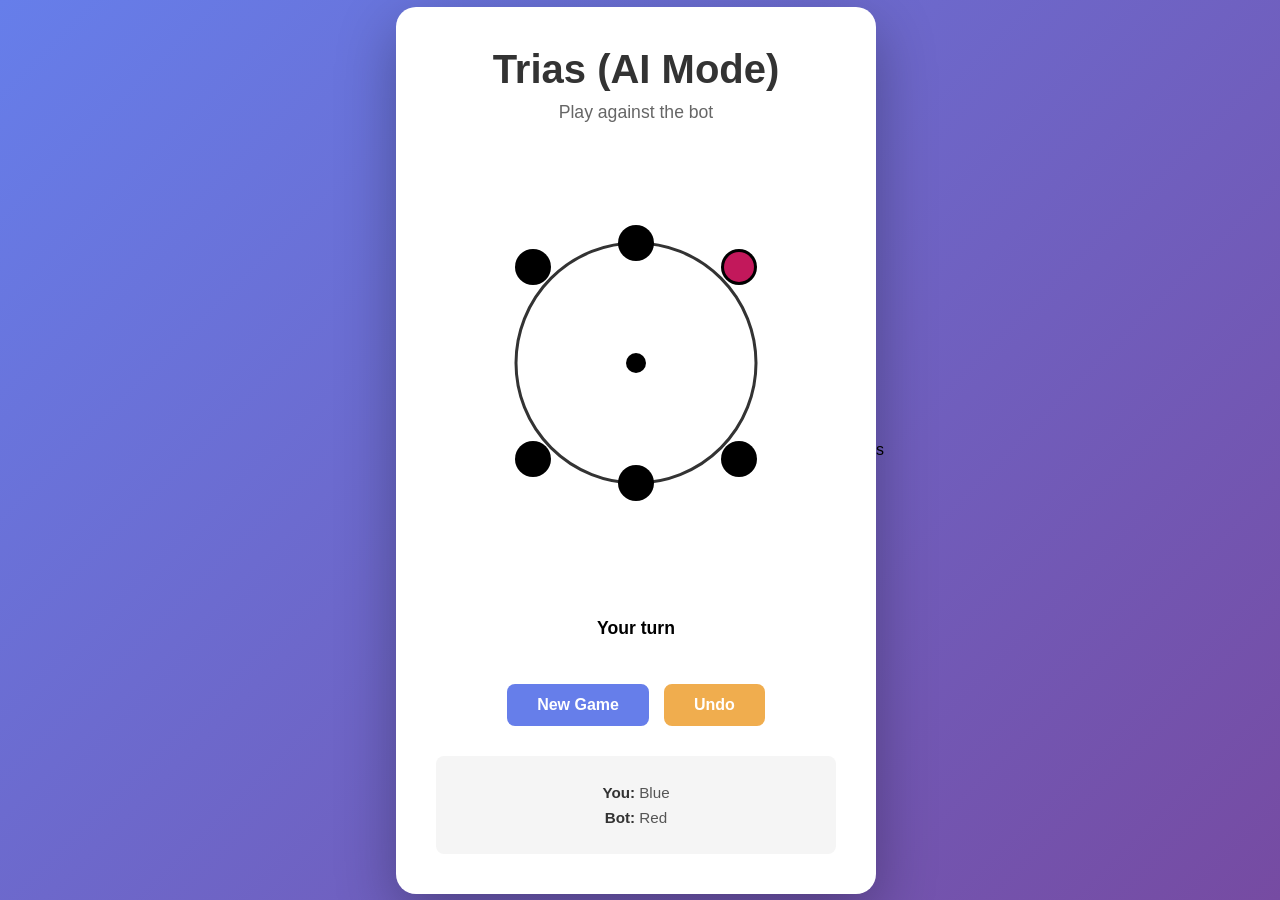
<file: game.ai.html>
<!DOCTYPE html>
<html lang="en">
<head>
<meta charset="UTF-8">
<meta name="viewport" content="width=device-width, initial-scale=1.0">
<title>Trias - AI Mode</title>
<link rel="stylesheet" href="styles.css">
</head>

<body>
<div class="container">
    <h1>Trias (AI Mode)</h1>
    <p class="game-info">Play against the bot</p>

    <div class="game-board">
        <svg viewBox="0 0 400 400">
            <circle cx="200" cy="200" r="120" fill="none" stroke="#333" stroke-width="3"/>

            <!-- positions -->
            <g class="position" data-position="0"><circle cx="200" cy="80" r="18"/></g>
            <g class="position" data-position="1"><circle cx="303" cy="104" r="18"/></g>
            <g class="position" data-position="2"><circle cx="303" cy="296" r="18"/></g>
            <g class="position" data-position="3"><circle cx="200" cy="320" r="18"/></g>
            <g class="position" data-position="4"><circle cx="97" cy="296" r="18"/></g>
            <g class="position" data-position="5"><circle cx="97" cy="104" r="18"/></g>
            <g class="position" data-position="6"><circle cx="200" cy="200" r="10"/></g>
        </svg>
    </div>

    <div class="status" id="status">AI Mode Loading...</div>

    <div class="controls">
        <button class="new-game-btn" onclick="newGame()">New Game</button>
        <button class="undo-btn" onclick="undoMove()">Undo</button>
    </div>

    <div class="legend">
        <p><strong>You:</strong> Blue</p>
        <p><strong>Bot:</strong> Red</p>
    </div>
</div>

<script src="game.ai.js"></script>
</body>
</html>s
</file>
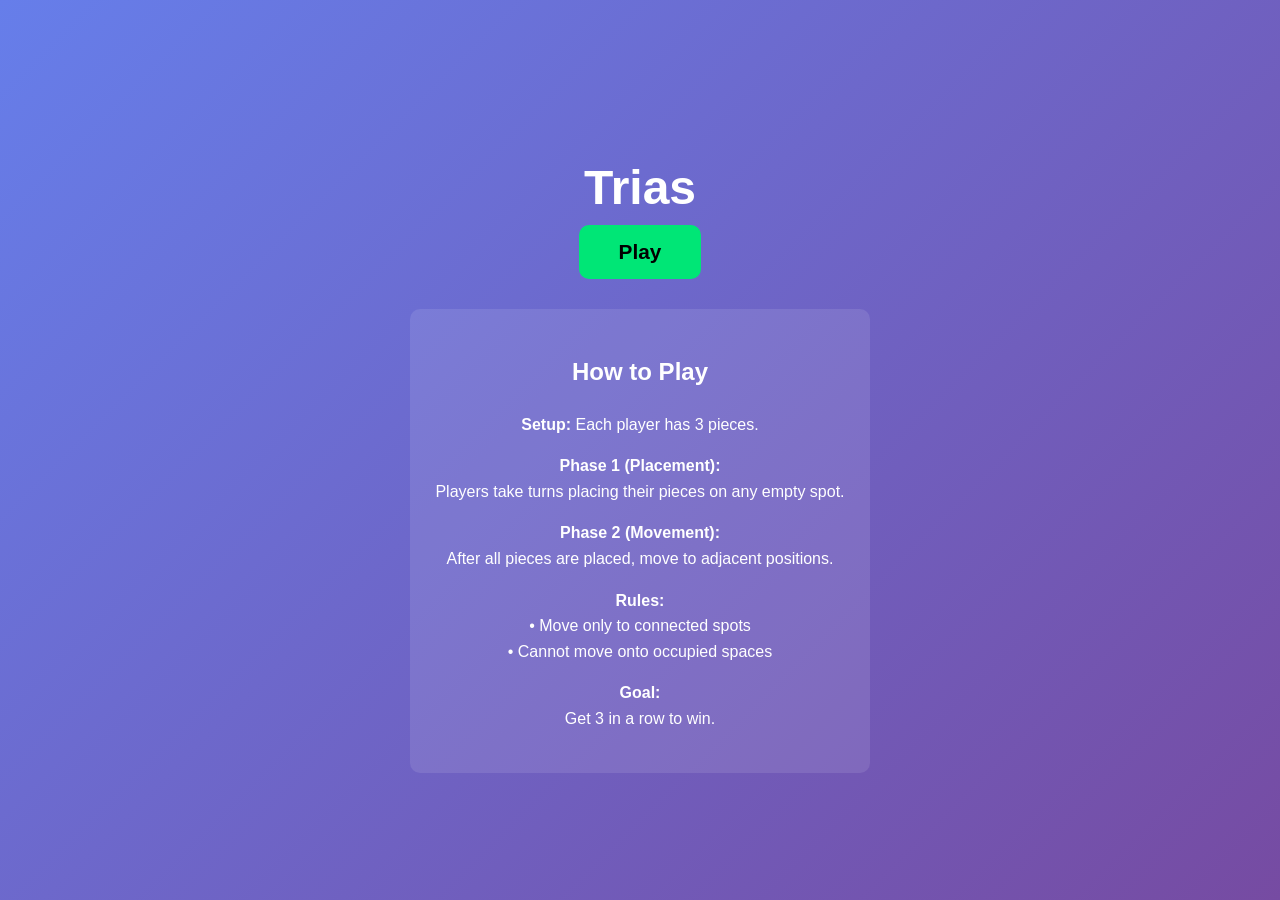
<file: landing.html>
<!DOCTYPE html>
<html lang="en">
<head>
<meta charset="UTF-8">
<meta name="viewport" content="width=device-width, initial-scale=1.0">
<title>Trias - Welcome</title>
<link rel="stylesheet" href="landing.css">
</head>

<body>

<div class="container">
    <h1>Trias</h1>

    <button class="play-btn" onclick="openModal()">Play</button>

    <div class="rules">
        <h2>How to Play</h2>

        <p><strong>Setup:</strong> Each player has 3 pieces.</p>

        <p><strong>Phase 1 (Placement):</strong><br>
        Players take turns placing their pieces on any empty spot.</p>

        <p><strong>Phase 2 (Movement):</strong><br>
        After all pieces are placed, move to adjacent positions.</p>

        <p><strong>Rules:</strong><br>
        • Move only to connected spots<br>
        • Cannot move onto occupied spaces</p>

        <p><strong>Goal:</strong><br>
        Get 3 in a row to win.</p>
    </div>
</div>

<!-- MODAL -->
<div class="modal" id="modal">
    <div class="modal-content">
        <h2>Select Mode</h2>

        <button class="mode-btn" onclick="startGame('friend')">
            Play with Friend
        </button>

        <button class="mode-btn" onclick="startGame('bot')">
            Play vs Bot
        </button>

        <button class="mode-btn close-btn" onclick="closeModal()">
            Cancel
        </button>
    </div>
</div>

<script src="landing.js"></script>
</body>
</html>
</file>
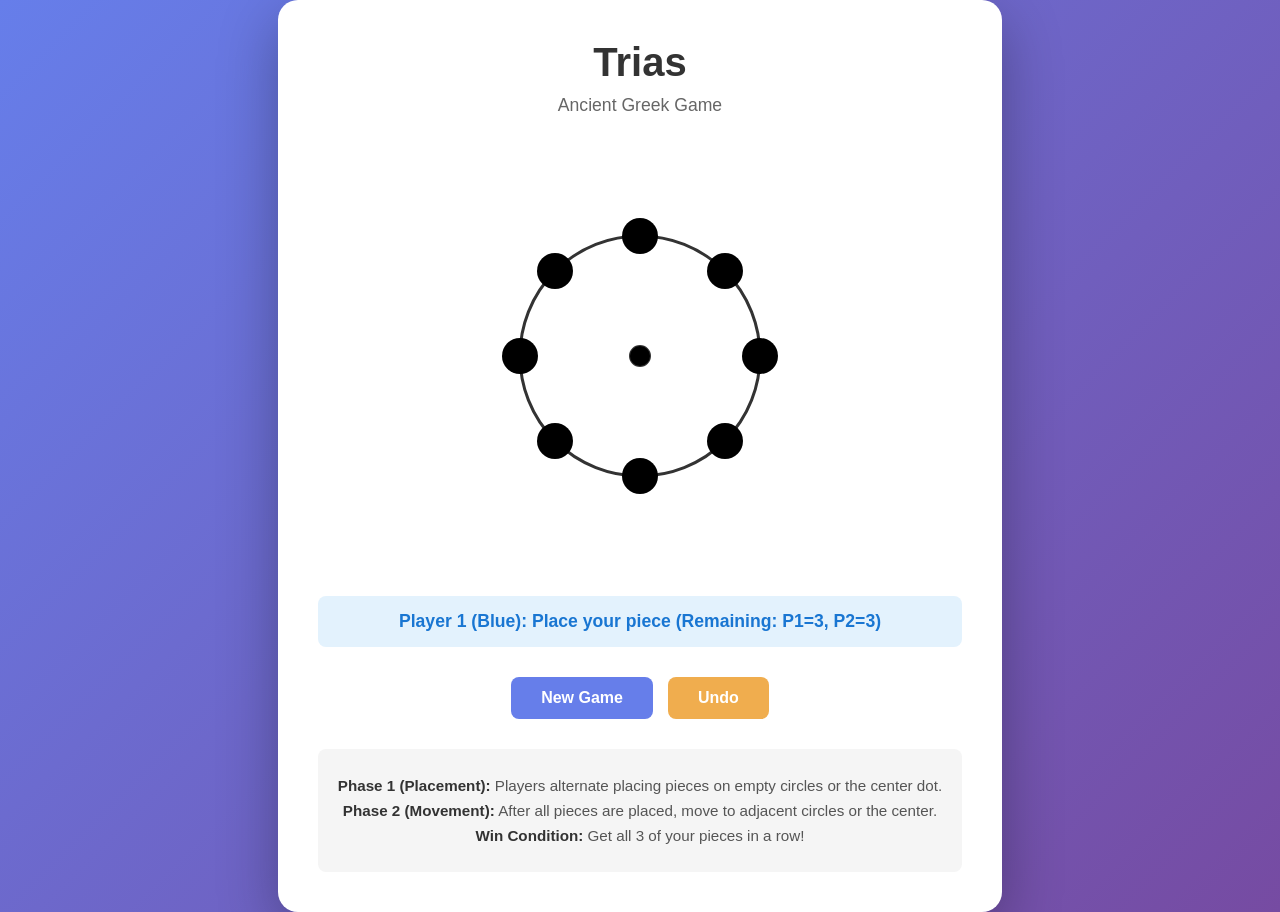
<file: main.html>
<!DOCTYPE html>
<html lang="en">
<head>
    <meta charset="UTF-8">
    <meta name="viewport" content="width=device-width, initial-scale=1.0">
    <title>Trias - Ancient Greek Game</title>
    <link rel="stylesheet" href="styles.css">
</head>
<body>
    <div class="container">
        <h1>Trias</h1>
        <p class="game-info">Ancient Greek Game</p>

        <div class="game-board">
            <svg viewBox="0 0 400 400">
                <!-- Center dot -->
                <g class="position" data-position="6">
                    <circle cx="200" cy="200" r="10" fill="#e0e0e0" stroke="#333" stroke-width="2"/>
                    <text x="200" y="208" text-anchor="middle" font-size="12" font-weight="bold" fill="#666">C</text>
                </g>

                <!-- Main circle -->
                <circle cx="200" cy="200" r="120" fill="none" stroke="#333" stroke-width="3"/>

                <!-- 8 Positions around the circle -->

                <!-- Top -->
                <g class="position" data-position="0">
                    <circle cx="200" cy="80" r="18" />
                    <text x="200" y="88" text-anchor="middle">0</text>
                </g>

                <!-- Top-right -->
                <g class="position" data-position="1">
                    <circle cx="285" cy="115" r="18" />
                    <text x="285" y="123" text-anchor="middle">1</text>
                </g>

                <!-- Right -->
                <g class="position" data-position="2">
                    <circle cx="320" cy="200" r="18" />
                    <text x="320" y="208" text-anchor="middle">2</text>
                </g>

                <!-- Bottom-right -->
                <g class="position" data-position="3">
                    <circle cx="285" cy="285" r="18" />
                    <text x="285" y="293" text-anchor="middle">3</text>
                </g>

                <!-- Bottom -->
                <g class="position" data-position="4">
                    <circle cx="200" cy="320" r="18" />
                    <text x="200" y="328" text-anchor="middle">4</text>
                </g>

                <!-- Bottom-left -->
                <g class="position" data-position="5">
                    <circle cx="115" cy="285" r="18" />
                    <text x="115" y="293" text-anchor="middle">5</text>
                </g>

                <!-- Left -->
                <g class="position" data-position="6">
                    <circle cx="80" cy="200" r="18" />
                    <text x="80" y="208" text-anchor="middle">6</text>
                </g>

                <!-- Top-left -->
                <g class="position" data-position="7">
                    <circle cx="115" cy="115" r="18" />
                    <text x="115" y="123" text-anchor="middle">7</text>
                </g>

                <!-- Center becomes 8 -->
                <g class="position" data-position="8">
                    <circle cx="200" cy="200" r="10" />
                    <text x="200" y="208" text-anchor="middle">C</text>
                </g>
            </svg>
        </div>

        <div class="status" id="status">Player 1 (Blue): Place your piece</div>

        <div class="controls">
            <button class="new-game-btn" onclick="newGame()">New Game</button>
            <button class="undo-btn" onclick="undoMove()">Undo</button>
        </div>

        <div class="legend">
            <p><strong>Phase 1 (Placement):</strong> Players alternate placing pieces on empty circles or the center dot.</p>
            <p><strong>Phase 2 (Movement):</strong> After all pieces are placed, move to adjacent circles or the center.</p>
            <p><strong>Win Condition:</strong> Get all 3 of your pieces in a row!</p>
        </div>
    </div>

    <script src="script.js"></script>
</body>
</html>
</file>
<file: styles.css>
* {
    margin: 0;
    padding: 0;
    box-sizing: border-box;
}

body {
    display: flex;
    justify-content: center;
    align-items: center;
    min-height: 100vh;
    background: linear-gradient(135deg, #667eea 0%, #764ba2 100%);
    font-family: 'Arial', sans-serif;
}

.container {
    background: white;
    border-radius: 20px;
    padding: 40px;
    box-shadow: 0 20px 60px rgba(0, 0, 0, 0.3);
    text-align: center;
}

h1 {
    color: #333;
    margin-bottom: 10px;
    font-size: 2.5em;
}

.game-info {
    color: #666;
    margin-bottom: 30px;
    font-size: 1.1em;
}

.game-board {
    display: flex;
    justify-content: center;
    align-items: center;
    margin: 40px auto;
    position: relative;
    width: 400px;
    height: 400px;
}

svg {
    width: 100%;
    height: 100%;
}

.position {
    cursor: pointer;
    transition: all 0.3s ease;
}

.position:hover circle {
    r: 20;
}

.position.clickable:hover circle {
    filter: brightness(1.2);
}

.piece {
    cursor: pointer;
    transition: all 0.2s ease;
}

.piece:hover {
    filter: drop-shadow(0 0 8px rgba(0, 0, 0, 0.4));
}

.controls {
    margin-top: 30px;
    display: flex;
    gap: 15px;
    justify-content: center;
    flex-wrap: wrap;
}

button {
    padding: 12px 30px;
    font-size: 1em;
    border: none;
    border-radius: 8px;
    cursor: pointer;
    transition: all 0.3s ease;
    font-weight: bold;
}

.new-game-btn {
    background: #667eea;
    color: white;
}

.new-game-btn:hover {
    background: #5568d3;
    transform: translateY(-2px);
    box-shadow: 0 5px 15px rgba(102, 126, 234, 0.4);
}

.undo-btn {
    background: #f0ad4e;
    color: white;
}

.undo-btn:hover {
    background: #ec971f;
    transform: translateY(-2px);
    box-shadow: 0 5px 15px rgba(240, 173, 78, 0.4);
}

.status {
    margin-top: 20px;
    padding: 15px;
    border-radius: 8px;
    font-size: 1.1em;
    font-weight: bold;
    min-height: 30px;
}

.status.player1 {
    background: #e3f2fd;
    color: #1976d2;
}

.status.player2 {
    background: #fce4ec;
    color: #c2185b;
}

.status.game-over {
    background: #c8e6c9;
    color: #2e7d32;
    font-size: 1.3em;
}

.legend {
    margin-top: 30px;
    padding: 20px;
    background: #f5f5f5;
    border-radius: 8px;
    font-size: 0.95em;
    color: #555;
}

.legend p {
    margin: 8px 0;
}

.legend strong {
    color: #333;
}
</file>
<file: landing.css>
body {
    margin: 0;
    font-family: Arial, sans-serif;
    background: linear-gradient(135deg, #667eea, #764ba2);
    color: white;
    display: flex;
    justify-content: center;
    align-items: center;
    min-height: 100vh;
    text-align: center;
}

.container {
    max-width: 700px;
    padding: 40px;
}

h1 {
    font-size: 3em;
    margin-bottom: 10px;
}

.play-btn {
    background: #00e676;
    border: none;
    padding: 15px 40px;
    font-size: 1.3em;
    border-radius: 10px;
    cursor: pointer;
    margin-bottom: 30px;
    font-weight: bold;
    transition: 0.3s;
}

.play-btn:hover {
    background: #00c853;
    transform: translateY(-3px);
}

.rules {
    background: rgba(255,255,255,0.1);
    padding: 25px;
    border-radius: 10px;
    line-height: 1.6;
}

/* MODAL */
.modal {
    position: fixed;
    top: 0;
    left: 0;
    width: 100%;
    height: 100%;
    background: rgba(0,0,0,0.6);
    display: none;
    justify-content: center;
    align-items: center;
}

.modal-content {
    background: white;
    color: black;
    padding: 30px;
    border-radius: 12px;
    width: 300px;
    text-align: center;
    animation: pop 0.2s ease;
}

@keyframes pop {
    from { transform: scale(0.8); opacity: 0; }
    to { transform: scale(1); opacity: 1; }
}

.mode-btn {
    display: block;
    width: 100%;
    margin: 10px 0;
    padding: 12px;
    font-size: 1em;
    border: none;
    border-radius: 8px;
    cursor: pointer;
    background: #667eea;
    color: white;
    transition: 0.2s;
}

.mode-btn:hover {
    background: #5568d3;
}

.close-btn {
    margin-top: 10px;
    background: #ccc;
    color: black;
}
</file>
